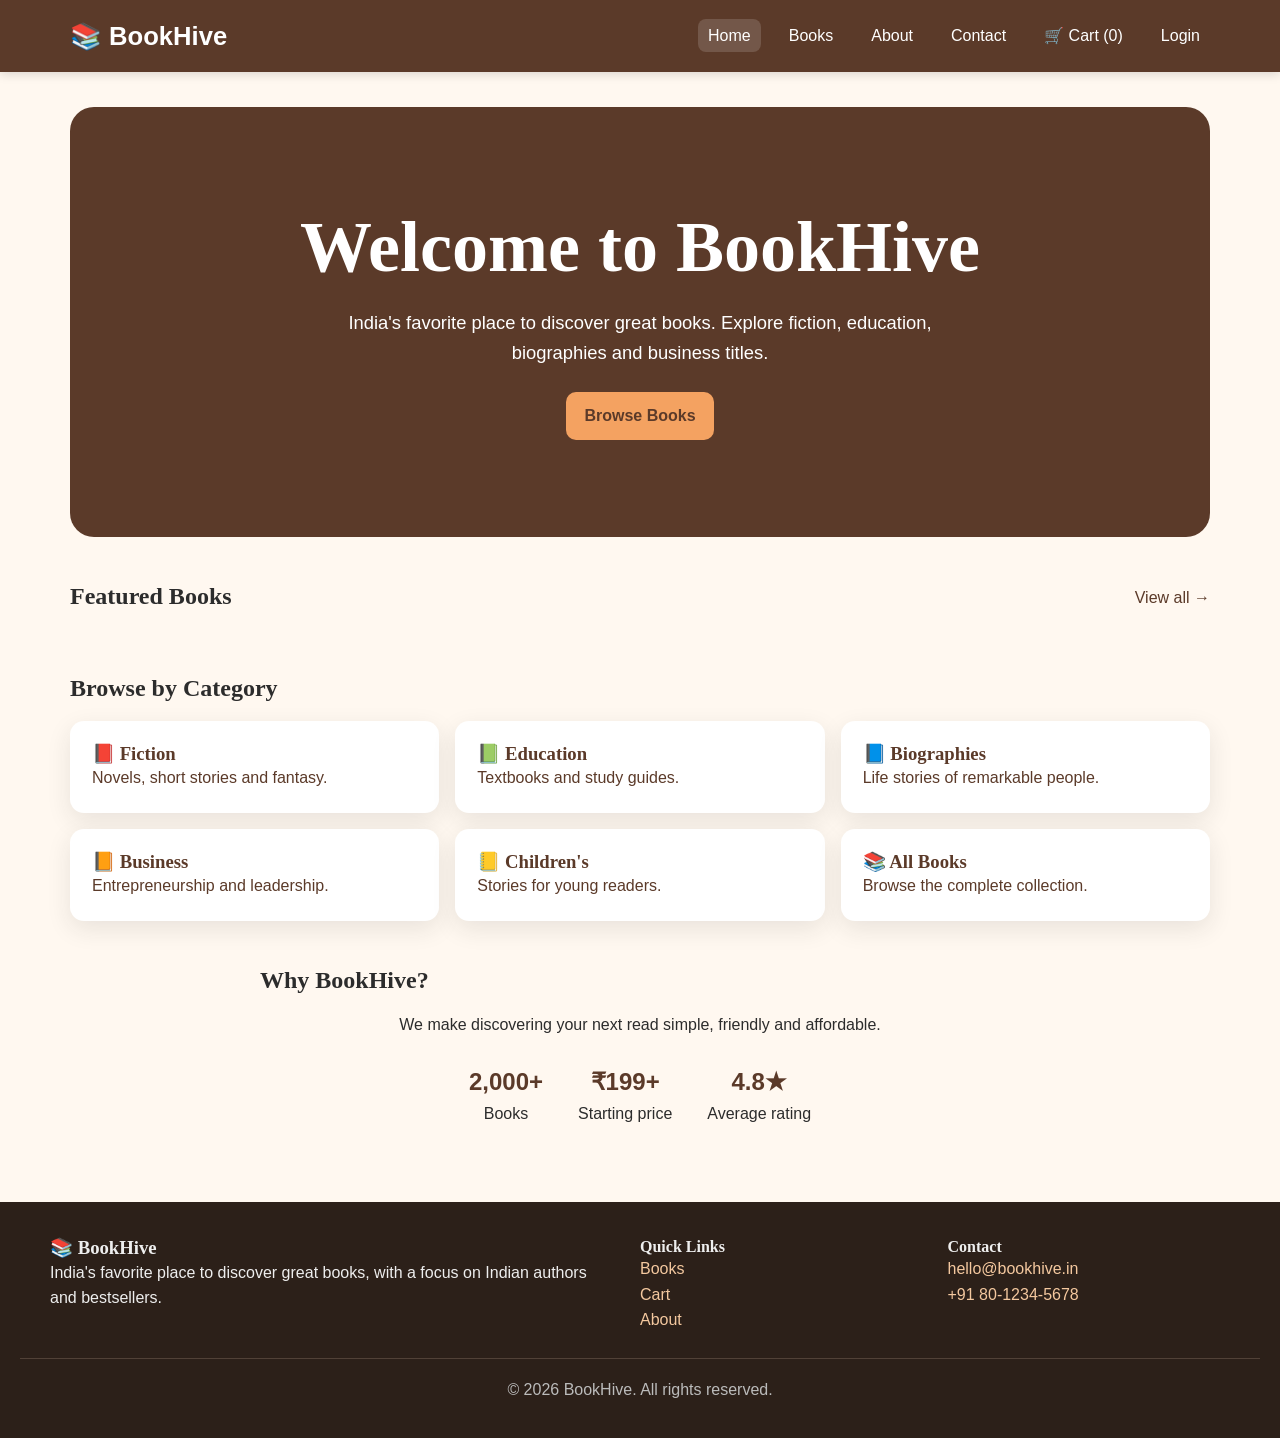
<file: bookhive_correct/index.html>
<!DOCTYPE html>
<html lang="en">
<head>
<meta charset="UTF-8">
<meta name="viewport" content="width=device-width, initial-scale=1.0">
<title>Home | BookHive</title>
<meta name="description" content="BookHive - India's favorite online bookstore. Discover Indian authors, bestsellers, fiction and education books.">
<meta name="keywords" content="books, online bookstore, Indian authors, buy books online">
<meta property="og:title" content="Home | BookHive">
<meta property="og:description" content="India's favorite place to discover great books">
<meta property="og:image" content="images/og-banner.jpg">
<link rel="icon" href="images/favicon.ico">
<link rel="stylesheet" href="css/style.css">
<link rel="stylesheet" href="css/home.css">
</head>
<body>
<header class="site-header">
<nav class="navbar" aria-label="Main navigation">
<a class="logo" href="index.html">📚 BookHive</a>
<ul class="nav-links">
<li><a data-page="index.html" href="index.html">Home</a></li>
<li><a data-page="books.html" href="books.html">Books</a></li>
<li><a data-page="about.html" href="about.html">About</a></li>
<li><a data-page="contact.html" href="contact.html">Contact</a></li>
<li><a data-page="cart.html" href="cart.html">🛒 Cart (<span id="cart-count">0</span>)</a></li>
<li><a data-page="login.html" href="login.html">Login</a></li>
</ul>
</nav>
</header>

<main>
<section class="hero">
<div>
<h2>Welcome to BookHive</h2>
<p>India's favorite place to discover great books. Explore fiction, education, biographies and business titles.</p>
<a href="books.html" class="btn">Browse Books</a>
</div>
</section>
<section class="featured">
<div class="section-title"><h2>Featured Books</h2><a href="books.html">View all →</a></div>
<div id="featured-books" class="book-grid"></div>
</section>
<section>
<div class="section-title"><h2>Browse by Category</h2></div>
<div class="category-grid">
<a class="category" href="books.html?category=fiction"><h3>📕 Fiction</h3><p>Novels, short stories and fantasy.</p></a>
<a class="category" href="books.html?category=education"><h3>📗 Education</h3><p>Textbooks and study guides.</p></a>
<a class="category" href="books.html?category=biography"><h3>📘 Biographies</h3><p>Life stories of remarkable people.</p></a>
<a class="category" href="books.html?category=business"><h3>📙 Business</h3><p>Entrepreneurship and leadership.</p></a>
<a class="category" href="books.html?category=children"><h3>📒 Children's</h3><p>Stories for young readers.</p></a>
<a class="category" href="books.html?category=all"><h3>📚 All Books</h3><p>Browse the complete collection.</p></a>
</div>
</section>
<section class="home-intro">
<div class="section-title"><h2>Why BookHive?</h2></div>
<p>We make discovering your next read simple, friendly and affordable.</p>
<div class="stat-row"><div class="stat"><strong>2,000+</strong>Books</div><div class="stat"><strong>₹199+</strong>Starting price</div><div class="stat"><strong>4.8★</strong>Average rating</div></div>
</section>
</main>
<script>
document.addEventListener("DOMContentLoaded",()=>{
 const featured=books.slice(0,6);
 renderBooks(featured,document.getElementById("featured-books"));
});
</script>

<footer class="site-footer">
<div class="footer-inner">
<div><h3>📚 BookHive</h3><p>India's favorite place to discover great books, with a focus on Indian authors and bestsellers.</p></div>
<div><h4>Quick Links</h4><p><a href="books.html">Books</a></p><p><a href="cart.html">Cart</a></p><p><a href="about.html">About</a></p></div>
<div><h4>Contact</h4><p><a href="mailto:hello@bookhive.in">hello@bookhive.in</a></p><p><a href="tel:+918012345678">+91 80-1234-5678</a></p></div>
</div>
<p class="copyright">&copy; 2026 BookHive. All rights reserved.</p>
</footer>
<script src="js/books.js"></script>
<script src="js/main.js"></script>

</body></html>
</file>
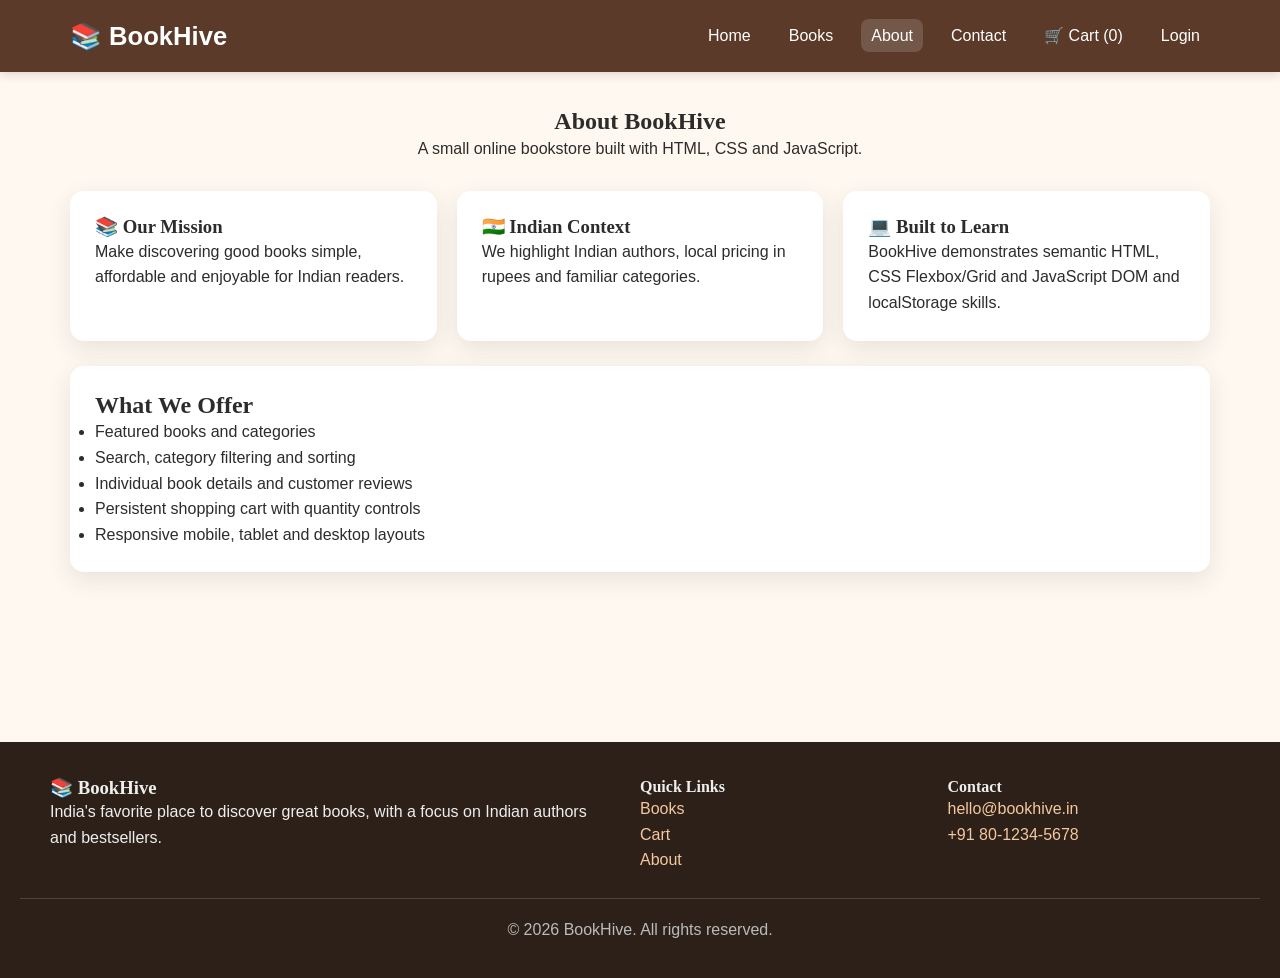
<file: bookhive_correct/about.html>
<!DOCTYPE html>
<html lang="en">
<head>
<meta charset="UTF-8">
<meta name="viewport" content="width=device-width, initial-scale=1.0">
<title>About Us | BookHive</title>
<meta name="description" content="BookHive - India's favorite online bookstore. Discover Indian authors, bestsellers, fiction and education books.">
<meta name="keywords" content="books, online bookstore, Indian authors, buy books online">
<meta property="og:title" content="About Us | BookHive">
<meta property="og:description" content="India's favorite place to discover great books">
<meta property="og:image" content="images/og-banner.jpg">
<link rel="icon" href="images/favicon.ico">
<link rel="stylesheet" href="css/style.css">

</head>
<body>
<header class="site-header">
<nav class="navbar" aria-label="Main navigation">
<a class="logo" href="index.html">📚 BookHive</a>
<ul class="nav-links">
<li><a data-page="index.html" href="index.html">Home</a></li>
<li><a data-page="books.html" href="books.html">Books</a></li>
<li><a data-page="about.html" href="about.html">About</a></li>
<li><a data-page="contact.html" href="contact.html">Contact</a></li>
<li><a data-page="cart.html" href="cart.html">🛒 Cart (<span id="cart-count">0</span>)</a></li>
<li><a data-page="login.html" href="login.html">Login</a></li>
</ul>
</nav>
</header>

<main>
<section class="page-header"><h2>About BookHive</h2><p>A small online bookstore built with HTML, CSS and JavaScript.</p></section>
<section class="about-grid">
<article class="info-card"><h3>📚 Our Mission</h3><p>Make discovering good books simple, affordable and enjoyable for Indian readers.</p></article>
<article class="info-card"><h3>🇮🇳 Indian Context</h3><p>We highlight Indian authors, local pricing in rupees and familiar categories.</p></article>
<article class="info-card"><h3>💻 Built to Learn</h3><p>BookHive demonstrates semantic HTML, CSS Flexbox/Grid and JavaScript DOM and localStorage skills.</p></article>
</section>
<section class="info-card" style="margin-top:25px"><h2>What We Offer</h2><ul><li>Featured books and categories</li><li>Search, category filtering and sorting</li><li>Individual book details and customer reviews</li><li>Persistent shopping cart with quantity controls</li><li>Responsive mobile, tablet and desktop layouts</li></ul></section>
</main>

<footer class="site-footer">
<div class="footer-inner">
<div><h3>📚 BookHive</h3><p>India's favorite place to discover great books, with a focus on Indian authors and bestsellers.</p></div>
<div><h4>Quick Links</h4><p><a href="books.html">Books</a></p><p><a href="cart.html">Cart</a></p><p><a href="about.html">About</a></p></div>
<div><h4>Contact</h4><p><a href="mailto:hello@bookhive.in">hello@bookhive.in</a></p><p><a href="tel:+918012345678">+91 80-1234-5678</a></p></div>
</div>
<p class="copyright">&copy; 2026 BookHive. All rights reserved.</p>
</footer>
<script src="js/books.js"></script>
<script src="js/main.js"></script>

</body></html>
</file>
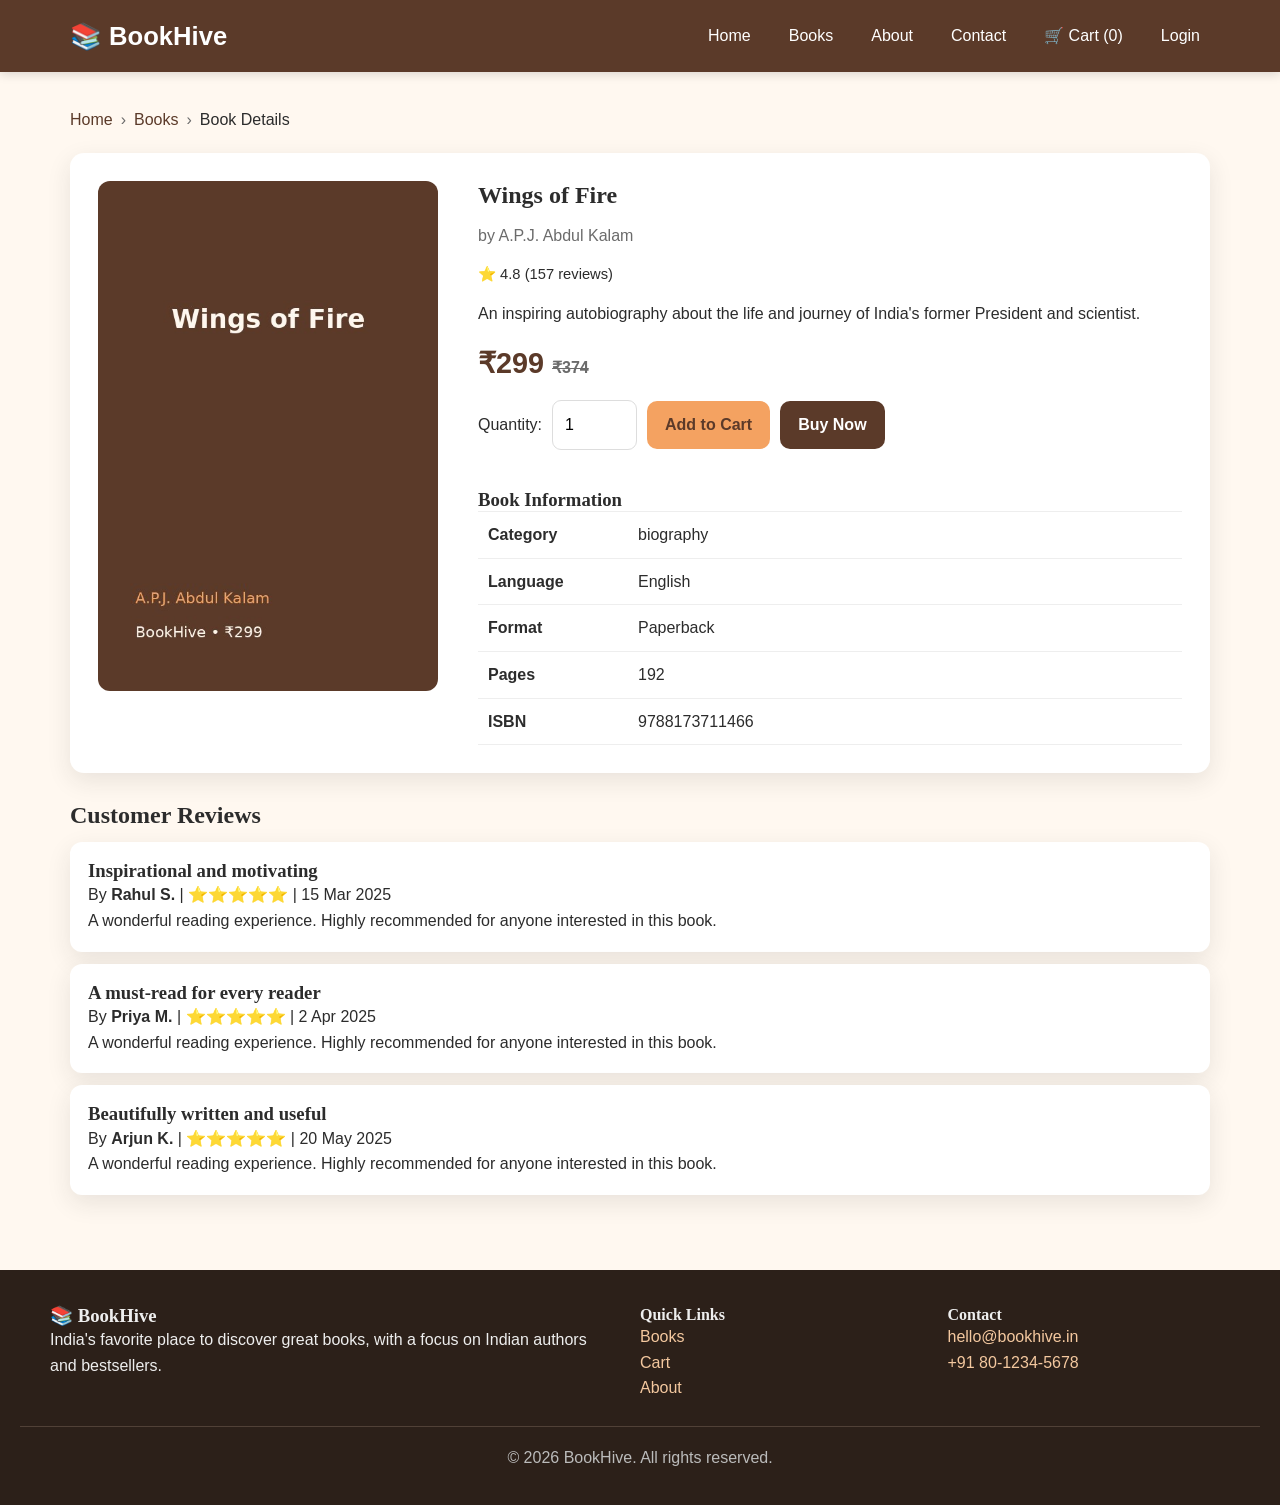
<file: bookhive_correct/book.html>
<!DOCTYPE html>
<html lang="en">
<head>
<meta charset="UTF-8">
<meta name="viewport" content="width=device-width, initial-scale=1.0">
<title>Book Details | BookHive</title>
<meta name="description" content="BookHive - India's favorite online bookstore. Discover Indian authors, bestsellers, fiction and education books.">
<meta name="keywords" content="books, online bookstore, Indian authors, buy books online">
<meta property="og:title" content="Book Details | BookHive">
<meta property="og:description" content="India's favorite place to discover great books">
<meta property="og:image" content="images/og-banner.jpg">
<link rel="icon" href="images/favicon.ico">
<link rel="stylesheet" href="css/style.css">

</head>
<body>
<header class="site-header">
<nav class="navbar" aria-label="Main navigation">
<a class="logo" href="index.html">📚 BookHive</a>
<ul class="nav-links">
<li><a data-page="index.html" href="index.html">Home</a></li>
<li><a data-page="books.html" href="books.html">Books</a></li>
<li><a data-page="about.html" href="about.html">About</a></li>
<li><a data-page="contact.html" href="contact.html">Contact</a></li>
<li><a data-page="cart.html" href="cart.html">🛒 Cart (<span id="cart-count">0</span>)</a></li>
<li><a data-page="login.html" href="login.html">Login</a></li>
</ul>
</nav>
</header>

<main>
<nav class="breadcrumbs" aria-label="Breadcrumb"><ol><li><a href="index.html">Home</a></li><li><a href="books.html">Books</a></li><li>Book Details</li></ol></nav>
<div id="book-detail"></div>
<section class="reviews"><h2>Customer Reviews</h2><div id="reviews"></div></section>
</main>
<script>
document.addEventListener("DOMContentLoaded",()=>{
 const id=new URLSearchParams(location.search).get("id")||"1";
 const book=getBookById(id)||books[0];
 document.title=book.title+" | BookHive";
 document.getElementById("book-detail").innerHTML=`
 <article class="detail">
  <div><img src="${book.image}" alt="${book.title} book cover"></div>
  <div class="detail-info">
   <h1>${book.title}</h1><p class="author">by ${book.author}</p><p class="rating">⭐ ${book.rating} (${book.reviews.toLocaleString('en-IN')} reviews)</p>
   <p>${book.description}</p>
   <p class="detail-price">${formatPrice(book.price)} <s class="old-price">${formatPrice(Math.round(book.price*1.25))}</s></p>
   <div class="purchase-actions"><label for="quantity">Quantity:</label><input type="number" id="quantity" value="1" min="1" max="10"><button class="btn-primary" id="add-detail">Add to Cart</button><button class="btn-secondary" id="buy-now">Buy Now</button></div>
   <div class="specs"><h3>Book Information</h3><dl><dt>Category</dt><dd>${book.category}</dd><dt>Language</dt><dd>English</dd><dt>Format</dt><dd>Paperback</dd><dt>Pages</dt><dd>${180+book.id*12}</dd><dt>ISBN</dt><dd>9788173711466</dd></dl></div>
  </div>
 </article>`;
 document.getElementById("reviews").innerHTML=[
 ["Rahul S.","Inspirational and motivating","15 Mar 2025"],
 ["Priya M.","A must-read for every reader","2 Apr 2025"],
 ["Arjun K.","Beautifully written and useful","20 May 2025"]
 ].map(r=>`<article class="review"><h3>${r[1]}</h3><p class="reviewer">By <strong>${r[0]}</strong> | ⭐⭐⭐⭐⭐ | ${r[2]}</p><p>A wonderful reading experience. Highly recommended for anyone interested in this book.</p></article>`).join("");
 document.getElementById("add-detail").onclick=()=>addToCart(book.id,Math.min(10,Math.max(1,Number(document.getElementById("quantity").value)||1)));
 document.getElementById("buy-now").onclick=()=>{addToCart(book.id,1);location.href="cart.html"};
});
</script>

<footer class="site-footer">
<div class="footer-inner">
<div><h3>📚 BookHive</h3><p>India's favorite place to discover great books, with a focus on Indian authors and bestsellers.</p></div>
<div><h4>Quick Links</h4><p><a href="books.html">Books</a></p><p><a href="cart.html">Cart</a></p><p><a href="about.html">About</a></p></div>
<div><h4>Contact</h4><p><a href="mailto:hello@bookhive.in">hello@bookhive.in</a></p><p><a href="tel:+918012345678">+91 80-1234-5678</a></p></div>
</div>
<p class="copyright">&copy; 2026 BookHive. All rights reserved.</p>
</footer>
<script src="js/books.js"></script>
<script src="js/main.js"></script>
<script src="js/cart.js"></script>
</body></html>
</file>
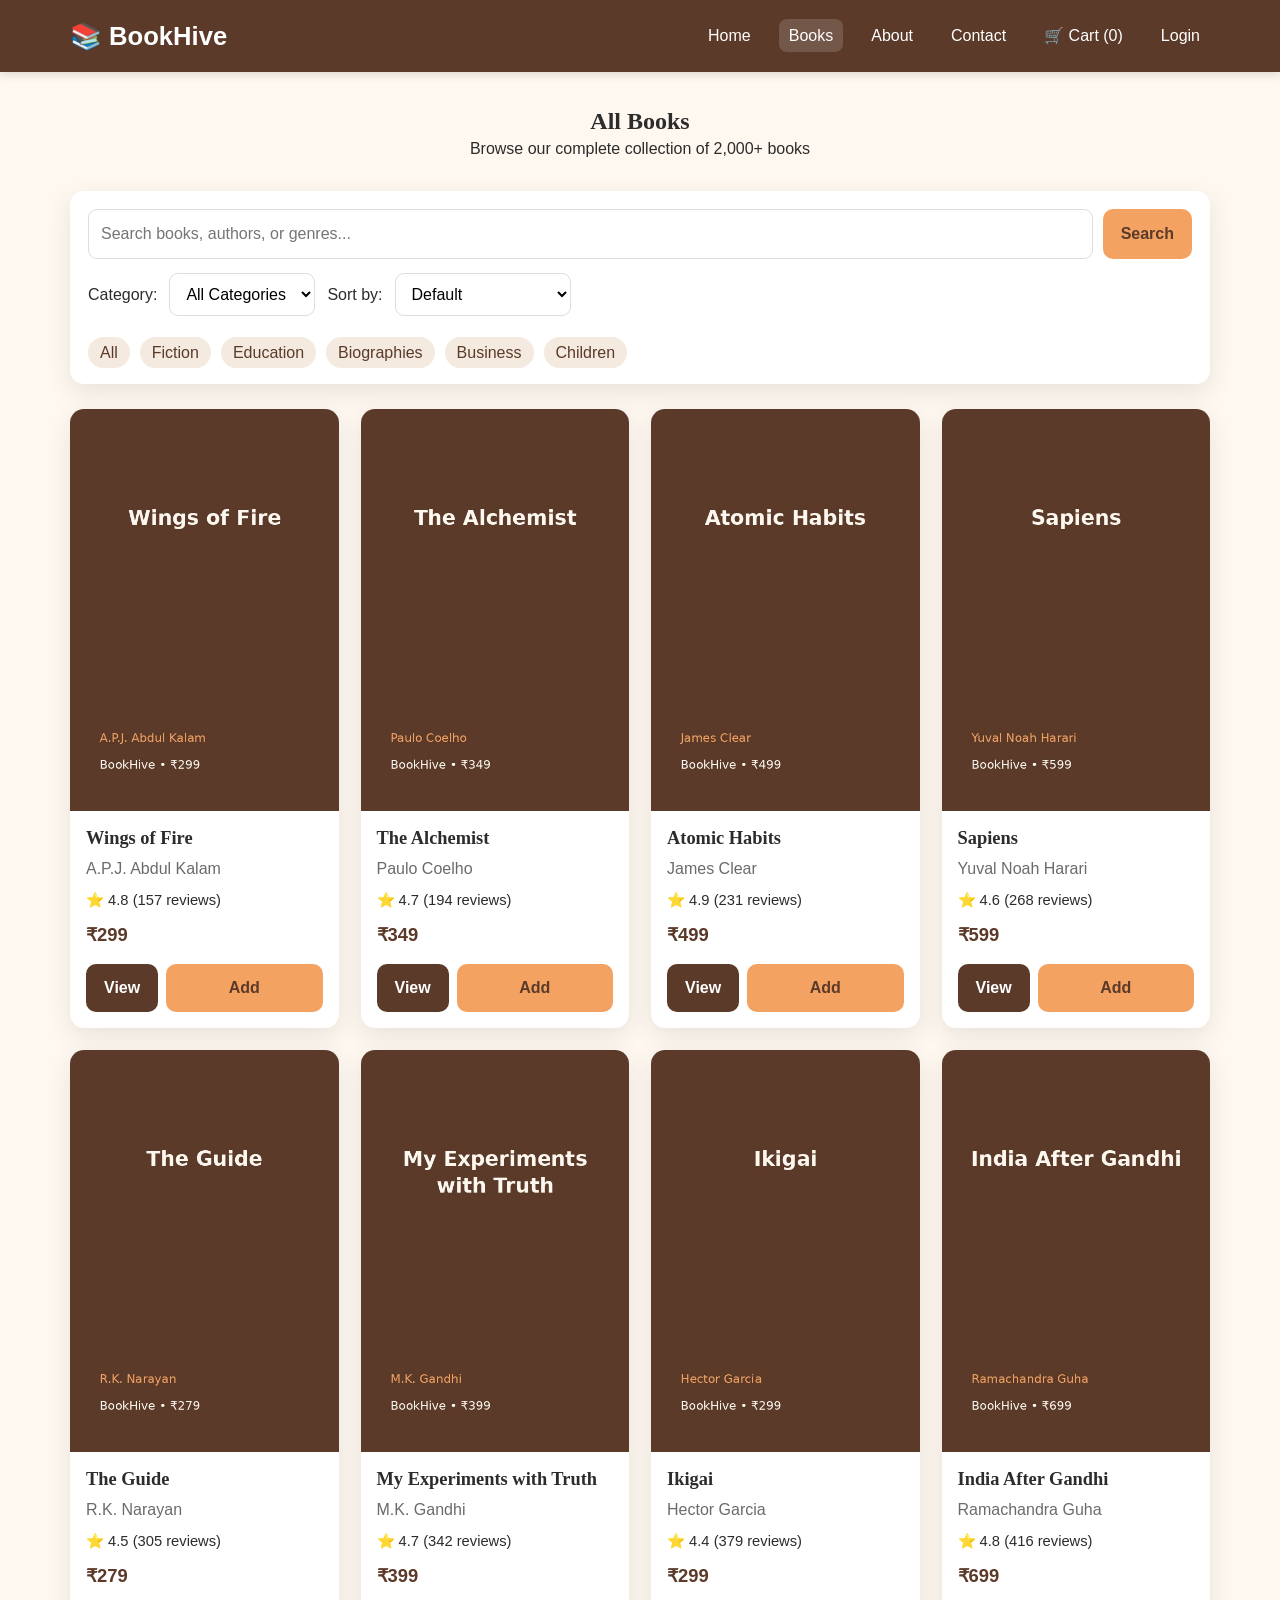
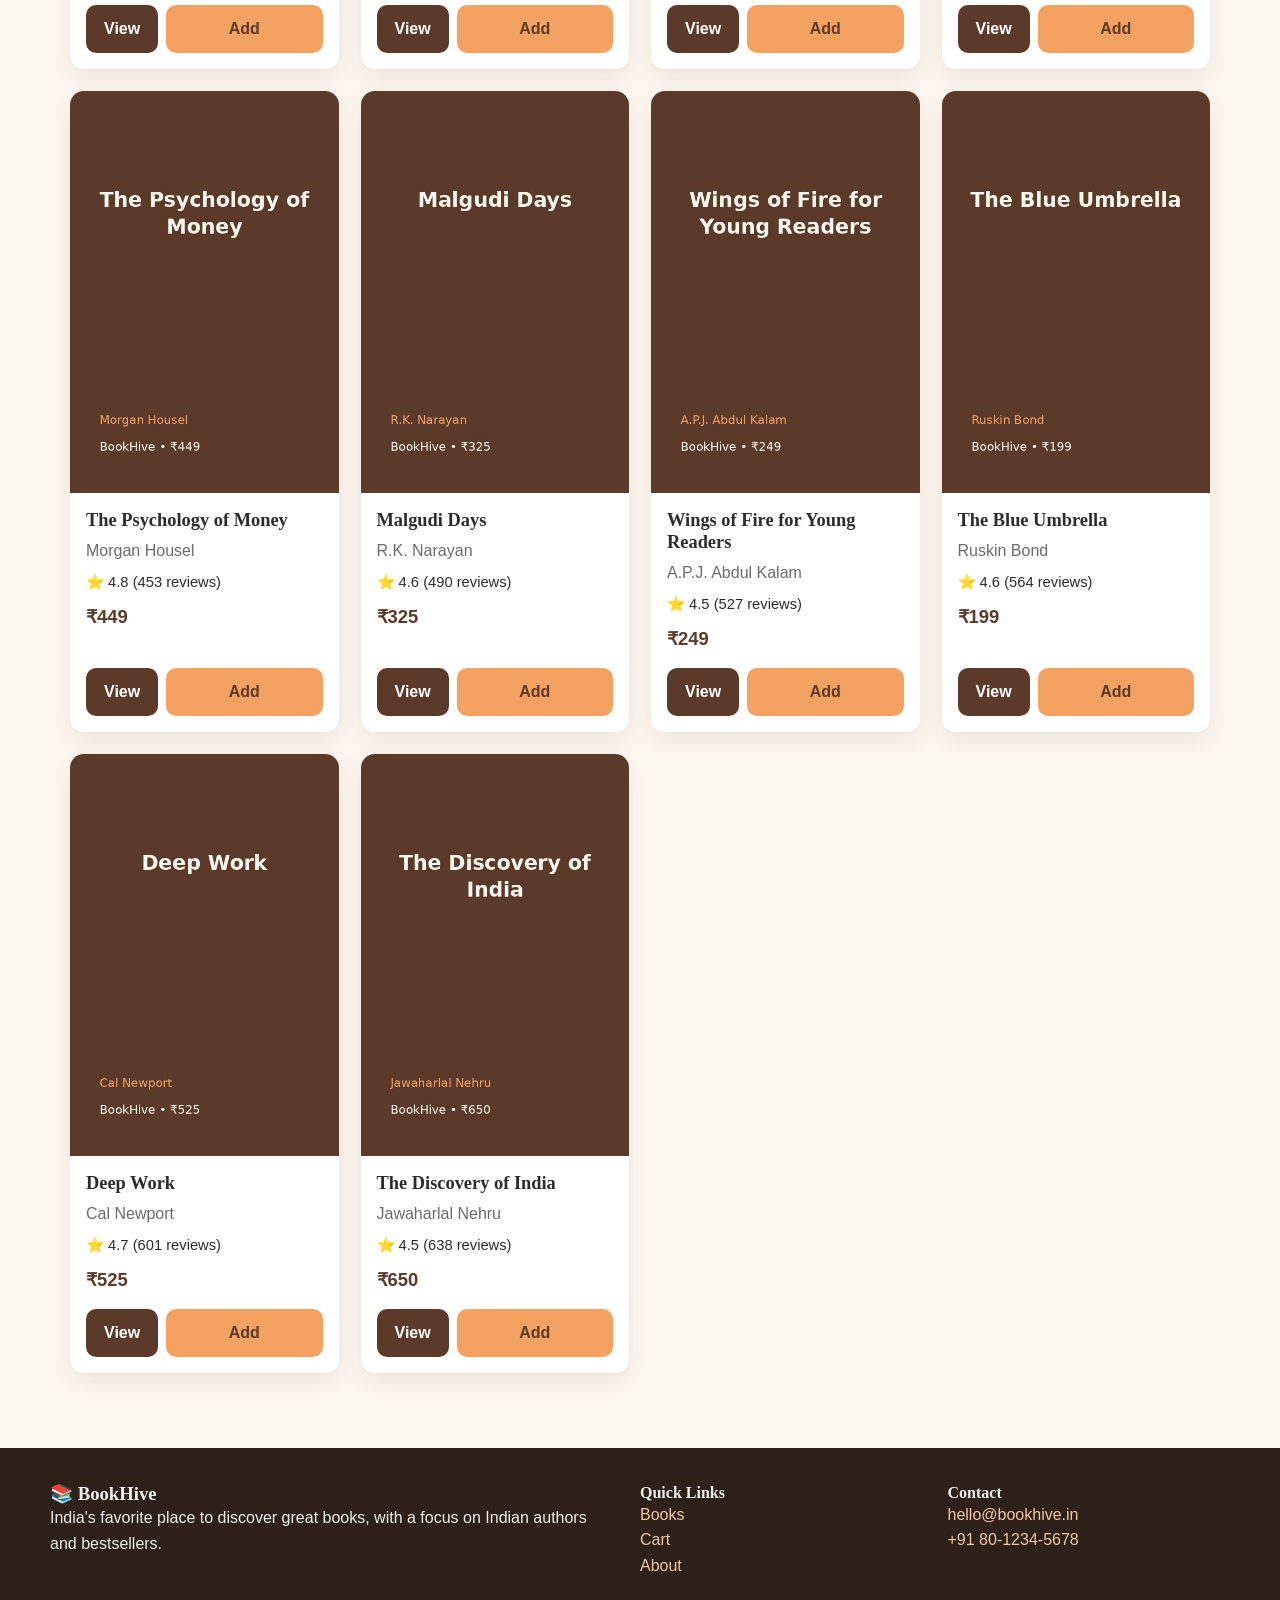
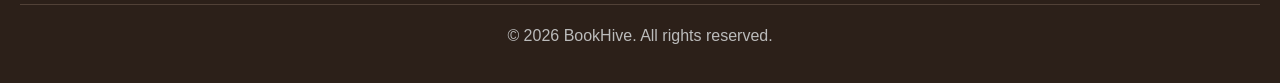
<file: bookhive_correct/books.html>
<!DOCTYPE html>
<html lang="en">
<head>
<meta charset="UTF-8">
<meta name="viewport" content="width=device-width, initial-scale=1.0">
<title>All Books | BookHive</title>
<meta name="description" content="BookHive - India's favorite online bookstore. Discover Indian authors, bestsellers, fiction and education books.">
<meta name="keywords" content="books, online bookstore, Indian authors, buy books online">
<meta property="og:title" content="All Books | BookHive">
<meta property="og:description" content="India's favorite place to discover great books">
<meta property="og:image" content="images/og-banner.jpg">
<link rel="icon" href="images/favicon.ico">
<link rel="stylesheet" href="css/style.css">
<link rel="stylesheet" href="css/books.css">
</head>
<body>
<header class="site-header">
<nav class="navbar" aria-label="Main navigation">
<a class="logo" href="index.html">📚 BookHive</a>
<ul class="nav-links">
<li><a data-page="index.html" href="index.html">Home</a></li>
<li><a data-page="books.html" href="books.html">Books</a></li>
<li><a data-page="about.html" href="about.html">About</a></li>
<li><a data-page="contact.html" href="contact.html">Contact</a></li>
<li><a data-page="cart.html" href="cart.html">🛒 Cart (<span id="cart-count">0</span>)</a></li>
<li><a data-page="login.html" href="login.html">Login</a></li>
</ul>
</nav>
</header>

<main>
<section class="page-header"><h2>All Books</h2><p>Browse our complete collection of 2,000+ books</p></section>
<section class="filters" aria-label="Book search and filters">
<div class="search-row"><label class="sr-only" for="search-input">Search books</label><input type="search" id="search-input" placeholder="Search books, authors, or genres..."><button class="btn" type="button" id="search-button">Search</button></div>
<div class="filter-controls">
<label for="category-filter">Category:</label>
<select id="category-filter"><option value="all">All Categories</option><option value="fiction">Fiction</option><option value="education">Education</option><option value="biography">Biographies</option><option value="business">Business</option><option value="children">Children</option></select>
<label for="sort">Sort by:</label>
<select id="sort"><option value="default">Default</option><option value="price-low">Price: Low to High</option><option value="price-high">Price: High to Low</option><option value="rating">Rating</option></select>
</div>
<ul class="category-list"><li><a href="#" data-cat="all">All</a></li><li><a href="#" data-cat="fiction">Fiction</a></li><li><a href="#" data-cat="education">Education</a></li><li><a href="#" data-cat="biography">Biographies</a></li><li><a href="#" data-cat="business">Business</a></li><li><a href="#" data-cat="children">Children</a></li></ul>
</section>
<section class="books-grid"><div id="books-container" class="book-grid"></div></section>
</main>

<footer class="site-footer">
<div class="footer-inner">
<div><h3>📚 BookHive</h3><p>India's favorite place to discover great books, with a focus on Indian authors and bestsellers.</p></div>
<div><h4>Quick Links</h4><p><a href="books.html">Books</a></p><p><a href="cart.html">Cart</a></p><p><a href="about.html">About</a></p></div>
<div><h4>Contact</h4><p><a href="mailto:hello@bookhive.in">hello@bookhive.in</a></p><p><a href="tel:+918012345678">+91 80-1234-5678</a></p></div>
</div>
<p class="copyright">&copy; 2026 BookHive. All rights reserved.</p>
</footer>
<script src="js/books.js"></script>
<script src="js/main.js"></script>
<script src="js/cart.js"></script><script src="js/search.js"></script>
</body></html>
</file>
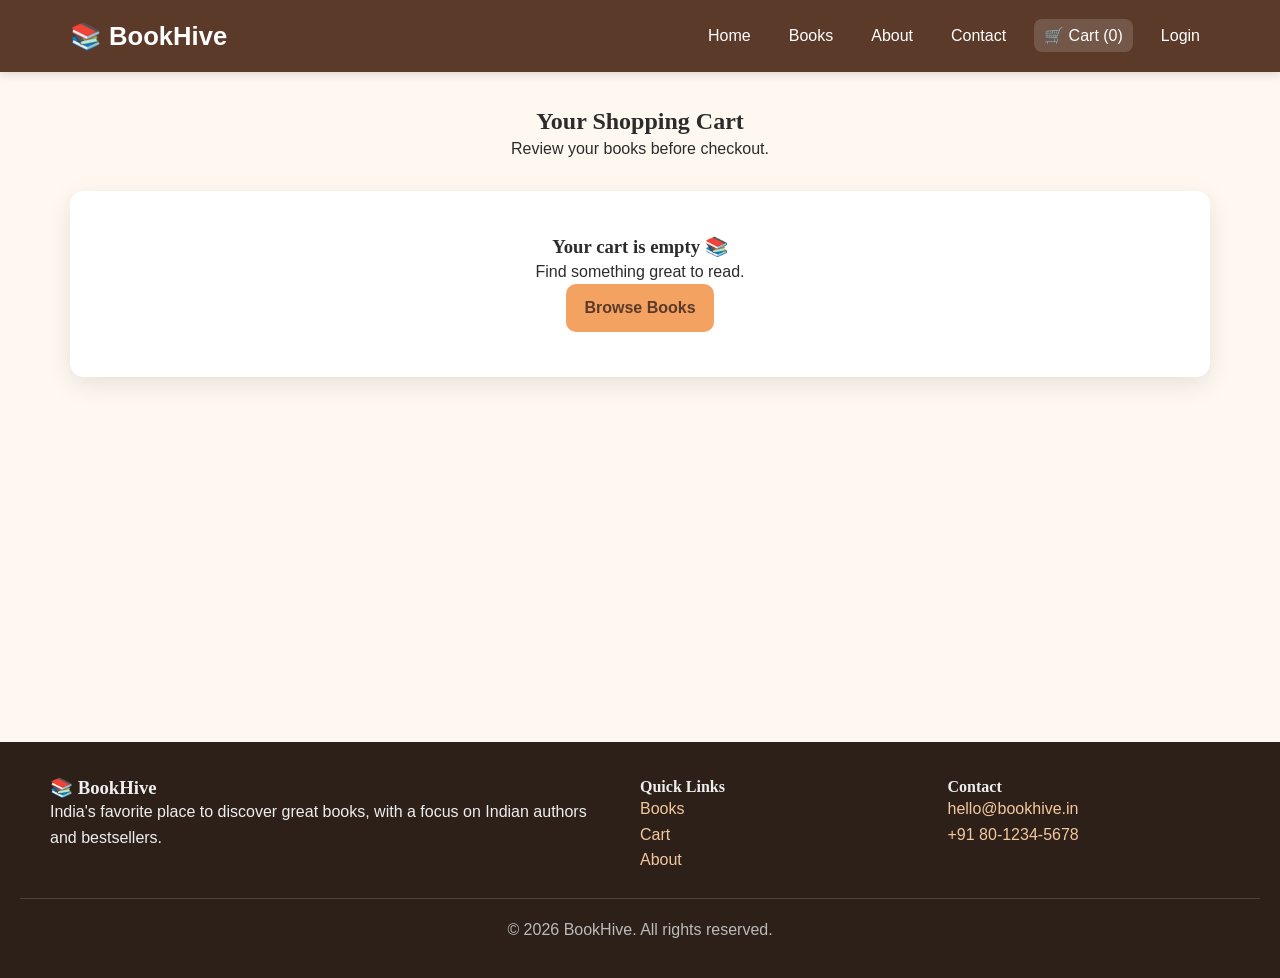
<file: bookhive_correct/cart.html>
<!DOCTYPE html>
<html lang="en">
<head>
<meta charset="UTF-8">
<meta name="viewport" content="width=device-width, initial-scale=1.0">
<title>Your Cart | BookHive</title>
<meta name="description" content="BookHive - India's favorite online bookstore. Discover Indian authors, bestsellers, fiction and education books.">
<meta name="keywords" content="books, online bookstore, Indian authors, buy books online">
<meta property="og:title" content="Your Cart | BookHive">
<meta property="og:description" content="India's favorite place to discover great books">
<meta property="og:image" content="images/og-banner.jpg">
<link rel="icon" href="images/favicon.ico">
<link rel="stylesheet" href="css/style.css">

</head>
<body>
<header class="site-header">
<nav class="navbar" aria-label="Main navigation">
<a class="logo" href="index.html">📚 BookHive</a>
<ul class="nav-links">
<li><a data-page="index.html" href="index.html">Home</a></li>
<li><a data-page="books.html" href="books.html">Books</a></li>
<li><a data-page="about.html" href="about.html">About</a></li>
<li><a data-page="contact.html" href="contact.html">Contact</a></li>
<li><a data-page="cart.html" href="cart.html">🛒 Cart (<span id="cart-count">0</span>)</a></li>
<li><a data-page="login.html" href="login.html">Login</a></li>
</ul>
</nav>
</header>

<main>
<section class="page-header"><h2>Your Shopping Cart</h2><p>Review your books before checkout.</p></section>
<div id="cart-notice" class="notice success" hidden></div>
<div id="empty-cart" class="empty" hidden><h3>Your cart is empty 📚</h3><p>Find something great to read.</p><a class="btn" href="books.html">Browse Books</a></div>
<div id="cart-content">
<div class="cart-table-wrap"><table class="cart-table"><thead><tr><th>Book</th><th>Price</th><th>Quantity</th><th>Subtotal</th><th>Remove</th></tr></thead><tbody id="cart-items"></tbody><tfoot><tr><th colspan="3">Total</th><th id="cart-total">₹0</th><th></th></tr></tfoot></table></div>
<div class="cart-summary"><div class="total-row"><span>Grand Total</span><span id="cart-total-summary">See table</span></div><button class="btn-primary" id="checkout">Proceed to Checkout</button></div>
</div>
</main>
<script>document.addEventListener("DOMContentLoaded",()=>{const b=document.getElementById("checkout");b.onclick=()=>alert("Demo checkout: no real payment gateway is connected.");});</script>

<footer class="site-footer">
<div class="footer-inner">
<div><h3>📚 BookHive</h3><p>India's favorite place to discover great books, with a focus on Indian authors and bestsellers.</p></div>
<div><h4>Quick Links</h4><p><a href="books.html">Books</a></p><p><a href="cart.html">Cart</a></p><p><a href="about.html">About</a></p></div>
<div><h4>Contact</h4><p><a href="mailto:hello@bookhive.in">hello@bookhive.in</a></p><p><a href="tel:+918012345678">+91 80-1234-5678</a></p></div>
</div>
<p class="copyright">&copy; 2026 BookHive. All rights reserved.</p>
</footer>
<script src="js/books.js"></script>
<script src="js/main.js"></script>
<script src="js/cart.js"></script>
</body></html>
</file>
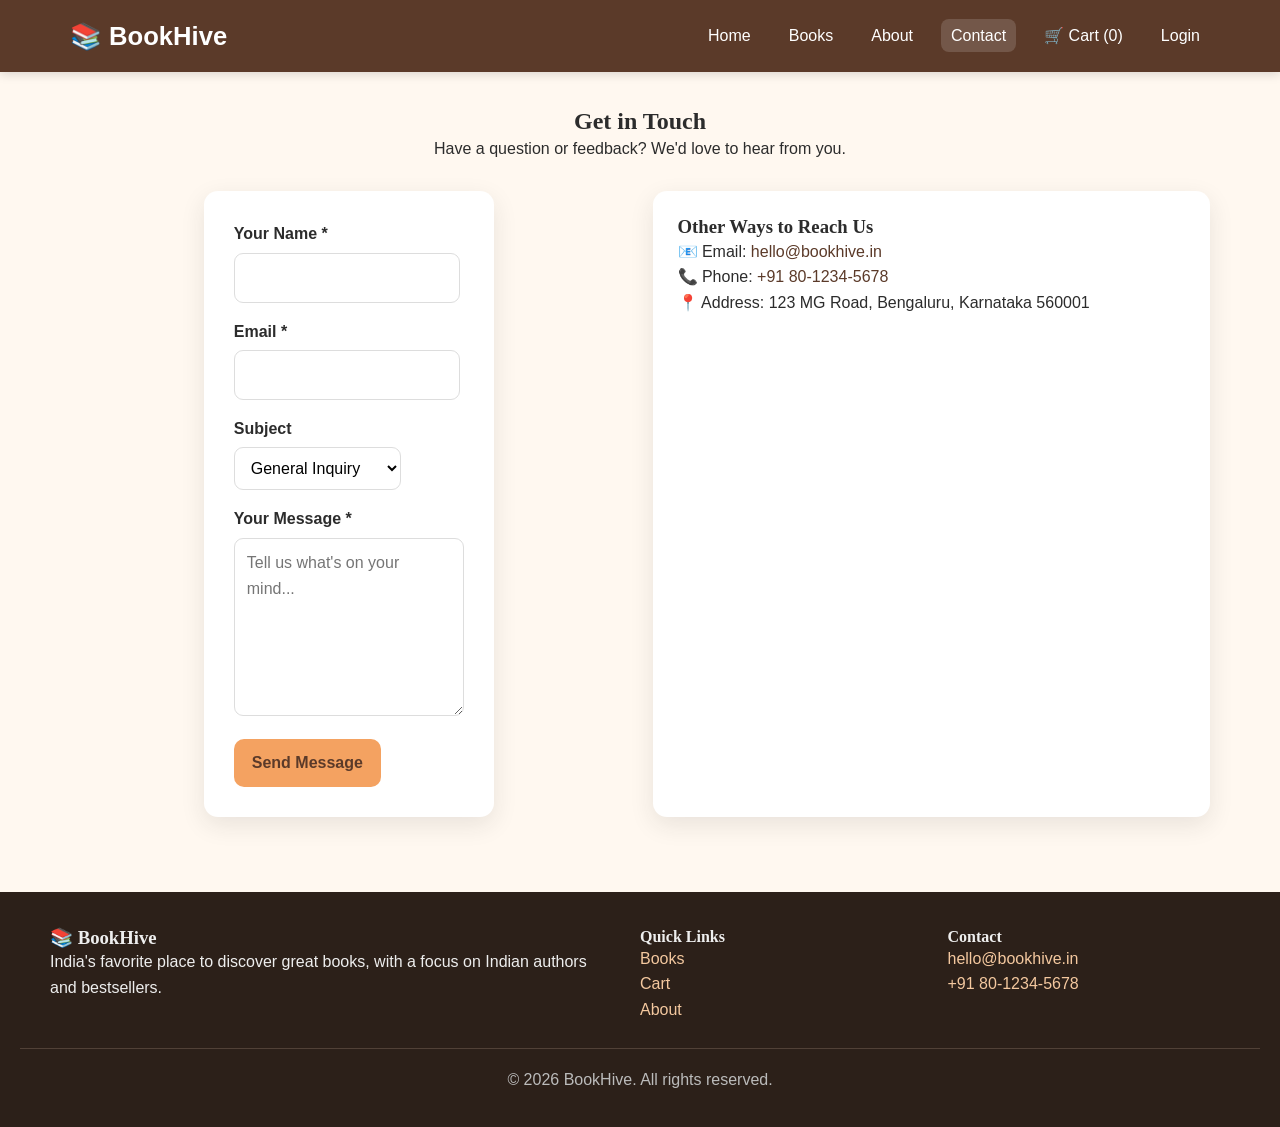
<file: bookhive_correct/contact.html>
<!DOCTYPE html>
<html lang="en">
<head>
<meta charset="UTF-8">
<meta name="viewport" content="width=device-width, initial-scale=1.0">
<title>Contact Us | BookHive</title>
<meta name="description" content="BookHive - India's favorite online bookstore. Discover Indian authors, bestsellers, fiction and education books.">
<meta name="keywords" content="books, online bookstore, Indian authors, buy books online">
<meta property="og:title" content="Contact Us | BookHive">
<meta property="og:description" content="India's favorite place to discover great books">
<meta property="og:image" content="images/og-banner.jpg">
<link rel="icon" href="images/favicon.ico">
<link rel="stylesheet" href="css/style.css">

</head>
<body>
<header class="site-header">
<nav class="navbar" aria-label="Main navigation">
<a class="logo" href="index.html">📚 BookHive</a>
<ul class="nav-links">
<li><a data-page="index.html" href="index.html">Home</a></li>
<li><a data-page="books.html" href="books.html">Books</a></li>
<li><a data-page="about.html" href="about.html">About</a></li>
<li><a data-page="contact.html" href="contact.html">Contact</a></li>
<li><a data-page="cart.html" href="cart.html">🛒 Cart (<span id="cart-count">0</span>)</a></li>
<li><a data-page="login.html" href="login.html">Login</a></li>
</ul>
</nav>
</header>

<main>
<section class="page-header"><h2>Get in Touch</h2><p>Have a question or feedback? We'd love to hear from you.</p></section>
<div class="contact-layout">
<section class="form-section"><form action="#" method="POST" class="contact-form" data-demo-form>
<div class="form-group"><label for="name">Your Name *</label><input type="text" id="name" name="name" required></div>
<div class="form-group"><label for="email">Email *</label><input type="email" id="email" name="email" required></div>
<div class="form-group"><label for="subject">Subject</label><select id="subject" name="subject"><option>General Inquiry</option><option>Order Issue</option><option>Book Suggestion</option><option>Partnership</option></select></div>
<div class="form-group"><label for="message">Your Message *</label><textarea id="message" name="message" rows="6" placeholder="Tell us what's on your mind..." required></textarea></div>
<button type="submit" class="btn-primary">Send Message</button><p class="form-result"></p>
</form></section>
<section class="info-card"><h3>Other Ways to Reach Us</h3><p>📧 Email: <a href="mailto:hello@bookhive.in">hello@bookhive.in</a></p><p>📞 Phone: <a href="tel:+918012345678">+91 80-1234-5678</a></p><p>📍 Address: 123 MG Road, Bengaluru, Karnataka 560001</p></section>
</div>
</main>

<footer class="site-footer">
<div class="footer-inner">
<div><h3>📚 BookHive</h3><p>India's favorite place to discover great books, with a focus on Indian authors and bestsellers.</p></div>
<div><h4>Quick Links</h4><p><a href="books.html">Books</a></p><p><a href="cart.html">Cart</a></p><p><a href="about.html">About</a></p></div>
<div><h4>Contact</h4><p><a href="mailto:hello@bookhive.in">hello@bookhive.in</a></p><p><a href="tel:+918012345678">+91 80-1234-5678</a></p></div>
</div>
<p class="copyright">&copy; 2026 BookHive. All rights reserved.</p>
</footer>
<script src="js/books.js"></script>
<script src="js/main.js"></script>

</body></html>
</file>
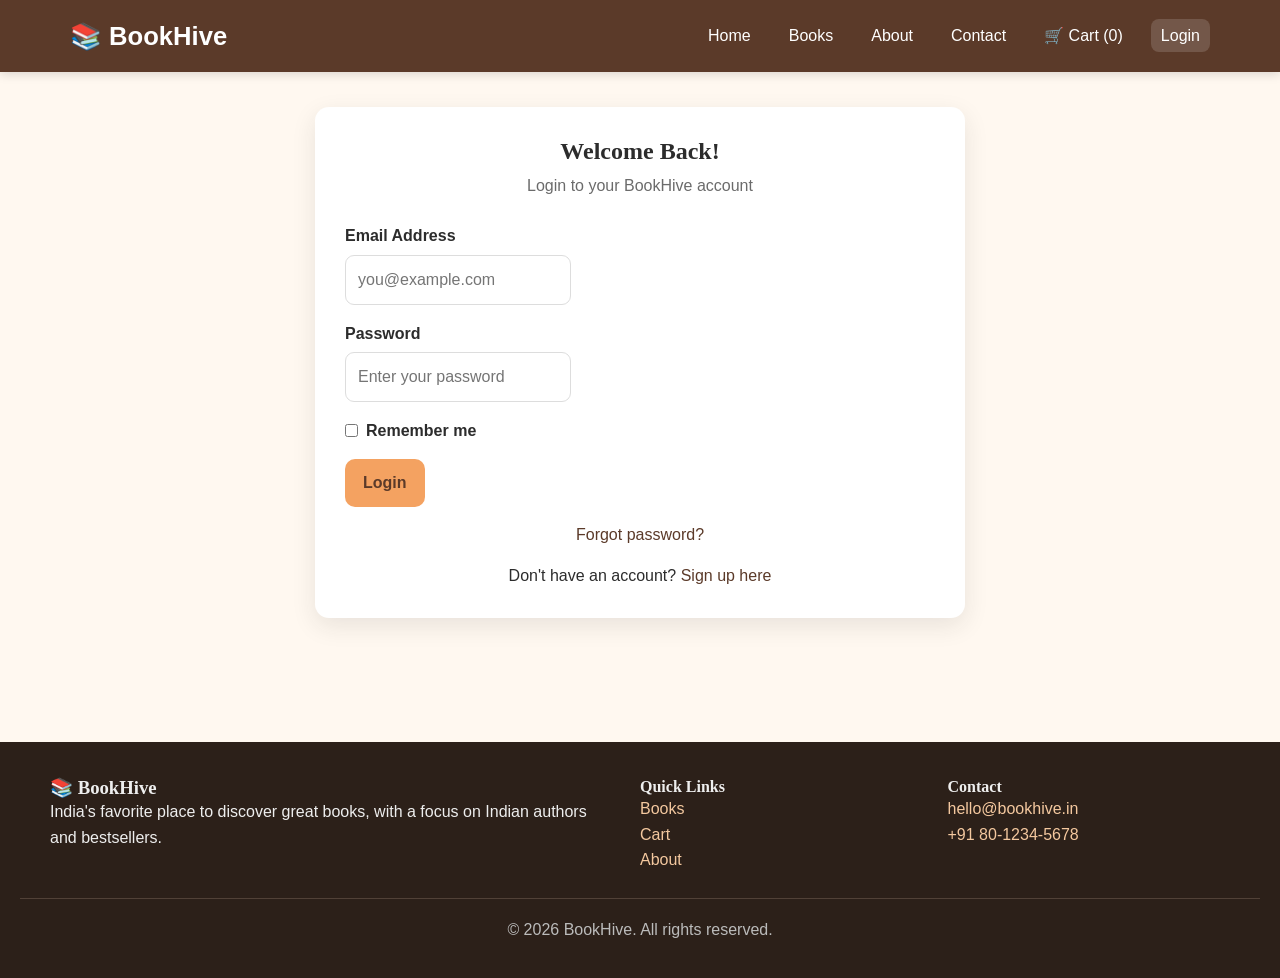
<file: bookhive_correct/login.html>
<!DOCTYPE html>
<html lang="en">
<head>
<meta charset="UTF-8">
<meta name="viewport" content="width=device-width, initial-scale=1.0">
<title>Login | BookHive</title>
<meta name="description" content="BookHive - India's favorite online bookstore. Discover Indian authors, bestsellers, fiction and education books.">
<meta name="keywords" content="books, online bookstore, Indian authors, buy books online">
<meta property="og:title" content="Login | BookHive">
<meta property="og:description" content="India's favorite place to discover great books">
<meta property="og:image" content="images/og-banner.jpg">
<link rel="icon" href="images/favicon.ico">
<link rel="stylesheet" href="css/style.css">

</head>
<body>
<header class="site-header">
<nav class="navbar" aria-label="Main navigation">
<a class="logo" href="index.html">📚 BookHive</a>
<ul class="nav-links">
<li><a data-page="index.html" href="index.html">Home</a></li>
<li><a data-page="books.html" href="books.html">Books</a></li>
<li><a data-page="about.html" href="about.html">About</a></li>
<li><a data-page="contact.html" href="contact.html">Contact</a></li>
<li><a data-page="cart.html" href="cart.html">🛒 Cart (<span id="cart-count">0</span>)</a></li>
<li><a data-page="login.html" href="login.html">Login</a></li>
</ul>
</nav>
</header>

<main><section class="form-section"><h2>Welcome Back!</h2><p>Login to your BookHive account</p>
<form action="#" method="POST" class="login-form" data-demo-form>
<div class="form-group"><label for="email">Email Address</label><input type="email" id="email" name="email" placeholder="you@example.com" required></div>
<div class="form-group"><label for="password">Password</label><input type="password" id="password" name="password" placeholder="Enter your password" minlength="6" required></div>
<div class="form-group checkbox-group"><input type="checkbox" id="remember" name="remember"><label for="remember">Remember me</label></div>
<button type="submit" class="btn-primary">Login</button><p class="form-link"><a href="#">Forgot password?</a></p><p class="form-link">Don't have an account? <a href="signup.html">Sign up here</a></p><p class="form-result"></p>
</form></section></main>

<footer class="site-footer">
<div class="footer-inner">
<div><h3>📚 BookHive</h3><p>India's favorite place to discover great books, with a focus on Indian authors and bestsellers.</p></div>
<div><h4>Quick Links</h4><p><a href="books.html">Books</a></p><p><a href="cart.html">Cart</a></p><p><a href="about.html">About</a></p></div>
<div><h4>Contact</h4><p><a href="mailto:hello@bookhive.in">hello@bookhive.in</a></p><p><a href="tel:+918012345678">+91 80-1234-5678</a></p></div>
</div>
<p class="copyright">&copy; 2026 BookHive. All rights reserved.</p>
</footer>
<script src="js/books.js"></script>
<script src="js/main.js"></script>

</body></html>
</file>
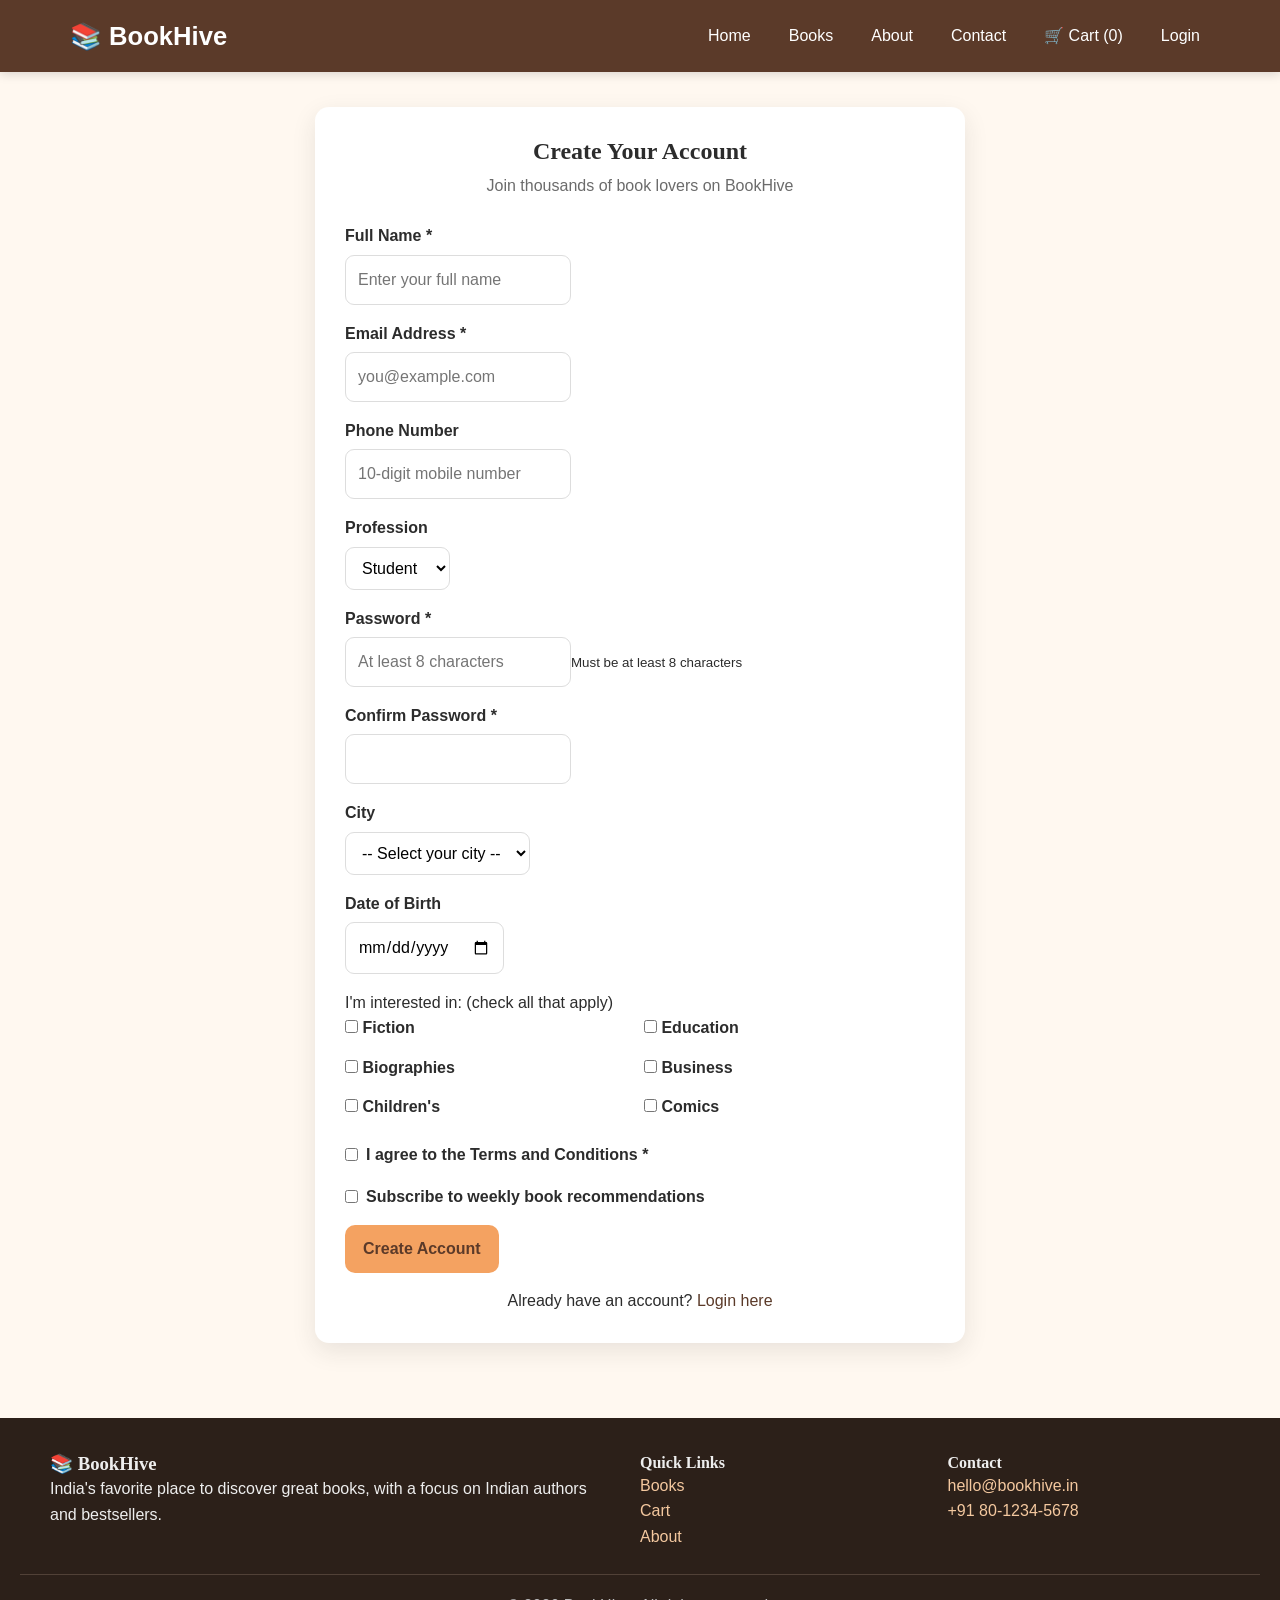
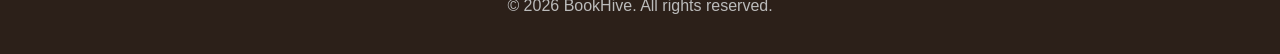
<file: bookhive_correct/signup.html>
<!DOCTYPE html>
<html lang="en">
<head>
<meta charset="UTF-8">
<meta name="viewport" content="width=device-width, initial-scale=1.0">
<title>Sign Up | BookHive</title>
<meta name="description" content="BookHive - India's favorite online bookstore. Discover Indian authors, bestsellers, fiction and education books.">
<meta name="keywords" content="books, online bookstore, Indian authors, buy books online">
<meta property="og:title" content="Sign Up | BookHive">
<meta property="og:description" content="India's favorite place to discover great books">
<meta property="og:image" content="images/og-banner.jpg">
<link rel="icon" href="images/favicon.ico">
<link rel="stylesheet" href="css/style.css">

</head>
<body>
<header class="site-header">
<nav class="navbar" aria-label="Main navigation">
<a class="logo" href="index.html">📚 BookHive</a>
<ul class="nav-links">
<li><a data-page="index.html" href="index.html">Home</a></li>
<li><a data-page="books.html" href="books.html">Books</a></li>
<li><a data-page="about.html" href="about.html">About</a></li>
<li><a data-page="contact.html" href="contact.html">Contact</a></li>
<li><a data-page="cart.html" href="cart.html">🛒 Cart (<span id="cart-count">0</span>)</a></li>
<li><a data-page="login.html" href="login.html">Login</a></li>
</ul>
</nav>
</header>

<main><section class="form-section"><h2>Create Your Account</h2><p>Join thousands of book lovers on BookHive</p>
<form action="#" method="POST" class="signup-form" id="signup-form">
<div class="form-group"><label for="fullname">Full Name *</label><input type="text" id="fullname" name="fullname" placeholder="Enter your full name" required minlength="3"></div>
<div class="form-group"><label for="email">Email Address *</label><input type="email" id="email" name="email" placeholder="you@example.com" required></div>
<div class="form-group"><label for="phone">Phone Number</label><input type="tel" id="phone" name="phone" placeholder="10-digit mobile number" pattern="[0-9]{10}"></div>
<div class="form-group"><label for="profession">Profession</label><select id="profession" name="profession"><option>Student</option><option>Working</option><option>Other</option></select></div>
<div class="form-group"><label for="password">Password *</label><input type="password" id="password" name="password" placeholder="At least 8 characters" minlength="8" required><small>Must be at least 8 characters</small></div>
<div class="form-group"><label for="confirm-password">Confirm Password *</label><input type="password" id="confirm-password" name="confirm-password" required></div>
<div class="form-group"><label for="city">City</label><select id="city" name="city"><option value="">-- Select your city --</option><option>Bengaluru</option><option>Mumbai</option><option>Delhi</option><option>Hyderabad</option><option>Chennai</option><option>Pune</option><option>Kolkata</option></select></div>
<div class="form-group"><label for="dob">Date of Birth</label><input type="date" id="dob" name="dob"></div>
<div class="form-group"><p>I'm interested in: (check all that apply)</p><div class="checkbox-grid"><label><input type="checkbox" name="interests" value="fiction"> Fiction</label><label><input type="checkbox" name="interests" value="education"> Education</label><label><input type="checkbox" name="interests" value="biography"> Biographies</label><label><input type="checkbox" name="interests" value="business"> Business</label><label><input type="checkbox" name="interests" value="children"> Children's</label><label><input type="checkbox" name="interests" value="comics"> Comics</label></div></div>
<div class="form-group checkbox-group"><input type="checkbox" id="terms" required><label for="terms">I agree to the Terms and Conditions *</label></div>
<div class="form-group checkbox-group"><input type="checkbox" id="newsletter"><label for="newsletter">Subscribe to weekly book recommendations</label></div>
<button type="submit" class="btn-primary">Create Account</button><p class="form-link">Already have an account? <a href="login.html">Login here</a></p><p id="signup-result" class="form-result"></p>
</form></section></main>
<script>
document.getElementById("signup-form").addEventListener("submit",e=>{e.preventDefault();const p=document.getElementById("password").value,c=document.getElementById("confirm-password").value,r=document.getElementById("signup-result");if(p!==c){r.textContent="Passwords do not match.";r.className="form-result error-message";return}r.textContent="Account created successfully! This is a frontend demo.";r.className="form-result success-message";e.target.reset();});
</script>

<footer class="site-footer">
<div class="footer-inner">
<div><h3>📚 BookHive</h3><p>India's favorite place to discover great books, with a focus on Indian authors and bestsellers.</p></div>
<div><h4>Quick Links</h4><p><a href="books.html">Books</a></p><p><a href="cart.html">Cart</a></p><p><a href="about.html">About</a></p></div>
<div><h4>Contact</h4><p><a href="mailto:hello@bookhive.in">hello@bookhive.in</a></p><p><a href="tel:+918012345678">+91 80-1234-5678</a></p></div>
</div>
<p class="copyright">&copy; 2026 BookHive. All rights reserved.</p>
</footer>
<script src="js/books.js"></script>
<script src="js/main.js"></script>

</body></html>
</file>
<file: bookhive_correct/css/style.css>
:root{--primary:#5B3A29;--accent:#F4A261;--bg:#FFF8F0;--text:#2C2C2C;--muted:#6B6B6B;--success:#2E7D32;--error:#C62828;--white:#fff;--shadow:0 8px 24px rgba(44,44,44,.10);--radius:14px}
*{box-sizing:border-box;margin:0;padding:0}
html{scroll-behavior:smooth}
body{font-family:Inter,Arial,sans-serif;background:var(--bg);color:var(--text);line-height:1.6}
h1,h2,h3,h4{font-family:Georgia,'Times New Roman',serif;line-height:1.2}
a{color:var(--primary);text-decoration:none}
img{max-width:100%;display:block}
button,input,select,textarea{font:inherit}
button{cursor:pointer}
.site-header{position:sticky;top:0;z-index:20;background:var(--primary);color:white;box-shadow:0 2px 10px rgba(0,0,0,.15)}
.navbar{max-width:1180px;margin:auto;min-height:72px;display:flex;align-items:center;justify-content:space-between;padding:12px 20px;gap:20px}
.logo{color:white;font-size:1.6rem;font-weight:700}
.nav-links{list-style:none;display:flex;gap:18px;align-items:center}
.nav-links a{color:white;padding:8px 10px;border-radius:8px}
.nav-links a:hover,.nav-links a.active{background:rgba(255,255,255,.15)}
.cart-badge{background:var(--accent);color:var(--primary);border-radius:999px;padding:1px 7px;font-weight:700}
main{max-width:1180px;margin:auto;padding:35px 20px;min-height:70vh}
.hero{min-height:430px;border-radius:24px;background:linear-gradient(120deg,rgba(91,58,41,.96),rgba(91,58,41,.72)),url('../images/hero-bg.jpg');display:grid;place-items:center;text-align:center;color:white;padding:45px;overflow:hidden}
.hero h2{font-size:clamp(2.4rem,6vw,4.5rem);animation:rise .7s ease}
.hero p{font-size:1.15rem;margin:18px auto 25px;max-width:650px}
.btn,.btn-primary,.btn-secondary,.btn-danger{border:0;border-radius:10px;padding:11px 18px;display:inline-block;font-weight:700;transition:.2s}
.btn,.btn-primary{background:var(--accent);color:var(--primary)}
.btn-secondary{background:var(--primary);color:white}
.btn-danger{background:#f5d4d4;color:var(--error)}
.btn:hover{transform:translateY(-2px);filter:brightness(.97)}
.section-title{display:flex;justify-content:space-between;align-items:end;gap:20px;margin:45px 0 18px}
.book-grid{display:grid;grid-template-columns:repeat(4,1fr);gap:22px}
.book-card{background:white;border-radius:var(--radius);box-shadow:var(--shadow);overflow:hidden;display:flex;flex-direction:column;transition:.25s}
.book-card:hover{transform:translateY(-5px)}
.book-card img{width:100%;aspect-ratio:2/3;object-fit:cover}
.book-card-body{padding:16px;display:flex;flex-direction:column;gap:7px;flex:1}
.book-card h3{font-size:1.15rem}
.author,.muted{color:var(--muted)}
.rating{font-size:.92rem}
.price{font-weight:800;color:var(--primary);font-size:1.15rem}
.card-actions{display:flex;gap:8px;margin-top:auto;padding-top:8px}
.card-actions .btn{flex:1;text-align:center}
.category-grid{display:grid;grid-template-columns:repeat(3,1fr);gap:16px}
.category{background:white;padding:22px;border-radius:var(--radius);box-shadow:var(--shadow)}
.category:hover{outline:2px solid var(--accent)}
.page-header{text-align:center;margin-bottom:30px}
.filters{background:white;padding:18px;border-radius:var(--radius);box-shadow:var(--shadow);display:grid;gap:14px;margin-bottom:25px}
.search-row{display:flex;gap:10px}
.search-row input{flex:1}
.filter-controls{display:flex;flex-wrap:wrap;gap:12px;align-items:center}
input,select,textarea{border:1px solid #ddd;border-radius:9px;padding:11px 12px;background:#fff;outline:none}
input:focus,select:focus,textarea:focus{border-color:var(--accent);box-shadow:0 0 0 3px rgba(244,162,97,.2)}
.category-list{display:flex;flex-wrap:wrap;gap:10px;list-style:none;margin-top:10px}
.category-list a{background:#f4eadf;padding:7px 12px;border-radius:999px}
.breadcrumbs{margin-bottom:20px}
.breadcrumbs ol{display:flex;gap:8px;list-style:none;flex-wrap:wrap}
.breadcrumbs li+li:before{content:"›";margin-right:8px;color:var(--muted)}
.detail{display:grid;grid-template-columns:340px 1fr;gap:40px;background:white;padding:28px;border-radius:var(--radius);box-shadow:var(--shadow)}
.detail img{width:100%;border-radius:12px}
.detail-info{display:flex;flex-direction:column;gap:14px}
.detail-price{font-size:1.8rem;font-weight:800;color:var(--primary)}
.old-price{text-decoration:line-through;color:var(--muted);font-size:1rem}
.purchase-actions{display:flex;align-items:center;gap:10px;flex-wrap:wrap}
.purchase-actions input{width:85px}
.specs{margin-top:25px}
.specs dl{display:grid;grid-template-columns:150px 1fr;border-top:1px solid #eee}
.specs dt,.specs dd{padding:10px;border-bottom:1px solid #eee}
.specs dt{font-weight:700}
.reviews{margin-top:28px}
.review{background:white;padding:18px;border-radius:12px;box-shadow:var(--shadow);margin-top:12px}
.cart-table-wrap{overflow:auto}
.cart-table{width:100%;border-collapse:collapse;background:white;border-radius:12px;overflow:hidden}
.cart-table th,.cart-table td{padding:13px;border-bottom:1px solid #eee;text-align:left;vertical-align:middle}
.cart-table th{background:var(--primary);color:white}
.cart-book{display:flex;align-items:center;gap:12px;min-width:220px}
.cart-book img{width:60px;height:85px;object-fit:cover;border-radius:5px}
.qty-controls{display:flex;align-items:center;gap:7px}
.qty-controls button{width:32px;height:32px;border:1px solid #ddd;background:#fff;border-radius:7px}
.cart-summary{margin:20px 0 0 auto;max-width:360px;background:white;padding:20px;border-radius:var(--radius);box-shadow:var(--shadow)}
.total-row{display:flex;justify-content:space-between;font-size:1.2rem;font-weight:800;margin-bottom:15px}
.empty{text-align:center;background:white;padding:45px;border-radius:var(--radius);box-shadow:var(--shadow)}
.form-section{max-width:650px;margin:auto;background:white;padding:30px;border-radius:var(--radius);box-shadow:var(--shadow)}
.form-section h2{text-align:center}
.form-section>p{text-align:center;color:var(--muted);margin:7px 0 25px}
.form-group{margin-bottom:16px}
.form-group label{display:block;font-weight:700;margin-bottom:6px}
.checkbox-group{display:flex;align-items:center;gap:8px}
.checkbox-group label{margin:0}
.checkbox-grid{display:grid;grid-template-columns:repeat(2,1fr);gap:8px}
.form-link{text-align:center;margin-top:15px}
.error-message{color:var(--error);font-size:.9rem;margin-top:4px}
.success-message{color:var(--success);font-weight:700;margin-top:12px}
.contact-layout{display:grid;grid-template-columns:1fr 1fr;gap:25px}
.info-card{background:white;padding:25px;border-radius:var(--radius);box-shadow:var(--shadow)}
.about-grid{display:grid;grid-template-columns:repeat(3,1fr);gap:20px}
.site-footer{background:#2c2019;color:#eee;padding:35px 20px;margin-top:40px}
.footer-inner{max-width:1180px;margin:auto;display:grid;grid-template-columns:2fr 1fr 1fr;gap:25px}
.site-footer a{color:#f4c89f}
.copyright{text-align:center;border-top:1px solid #514137;margin-top:25px;padding-top:18px;color:#bbb}
.notice{padding:12px 15px;border-radius:9px;margin:10px 0}
.notice.success{background:#e6f4e8;color:var(--success)}
.notice.error{background:#fdeaea;color:var(--error)}
.sr-only{position:absolute;width:1px;height:1px;padding:0;margin:-1px;overflow:hidden;clip:rect(0,0,0,0);white-space:nowrap;border:0}
@keyframes rise{from{opacity:0;transform:translateY(20px)}to{opacity:1;transform:none}}
@media(max-width:900px){.book-grid{grid-template-columns:repeat(3,1fr)}.detail{grid-template-columns:280px 1fr}.footer-inner{grid-template-columns:1fr 1fr}.about-grid{grid-template-columns:1fr 1fr}}
</file>
<file: bookhive_correct/css/home.css>
.hero{background-color:var(--primary)}
.featured{margin-top:35px}
.home-intro{max-width:760px;margin:0 auto;text-align:center}
.stat-row{display:flex;justify-content:center;gap:35px;flex-wrap:wrap;margin-top:25px}
.stat strong{display:block;font-size:1.5rem;color:var(--primary)}
</file>
<file: bookhive_correct/css/books.css>
.books-grid{margin-top:20px}
.no-results{grid-column:1/-1;text-align:center;padding:35px;background:white;border-radius:12px}
</file>
